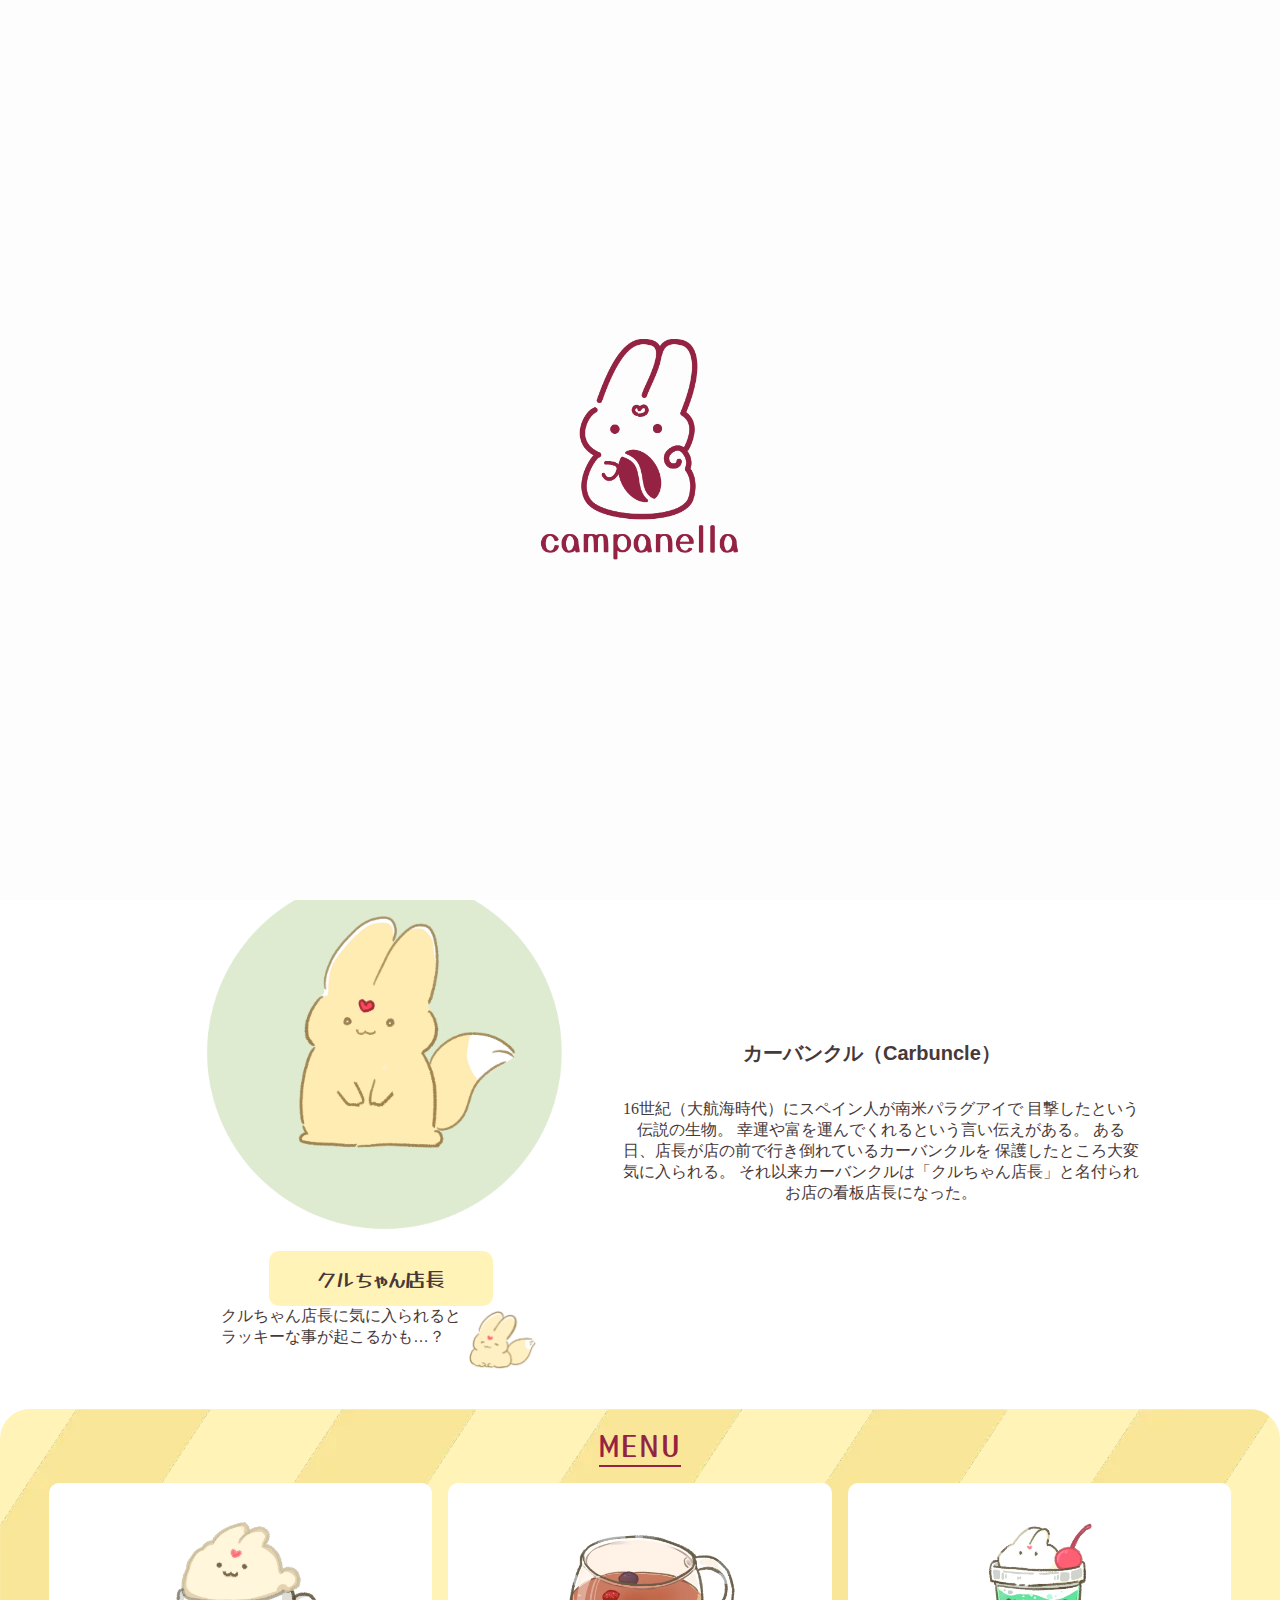
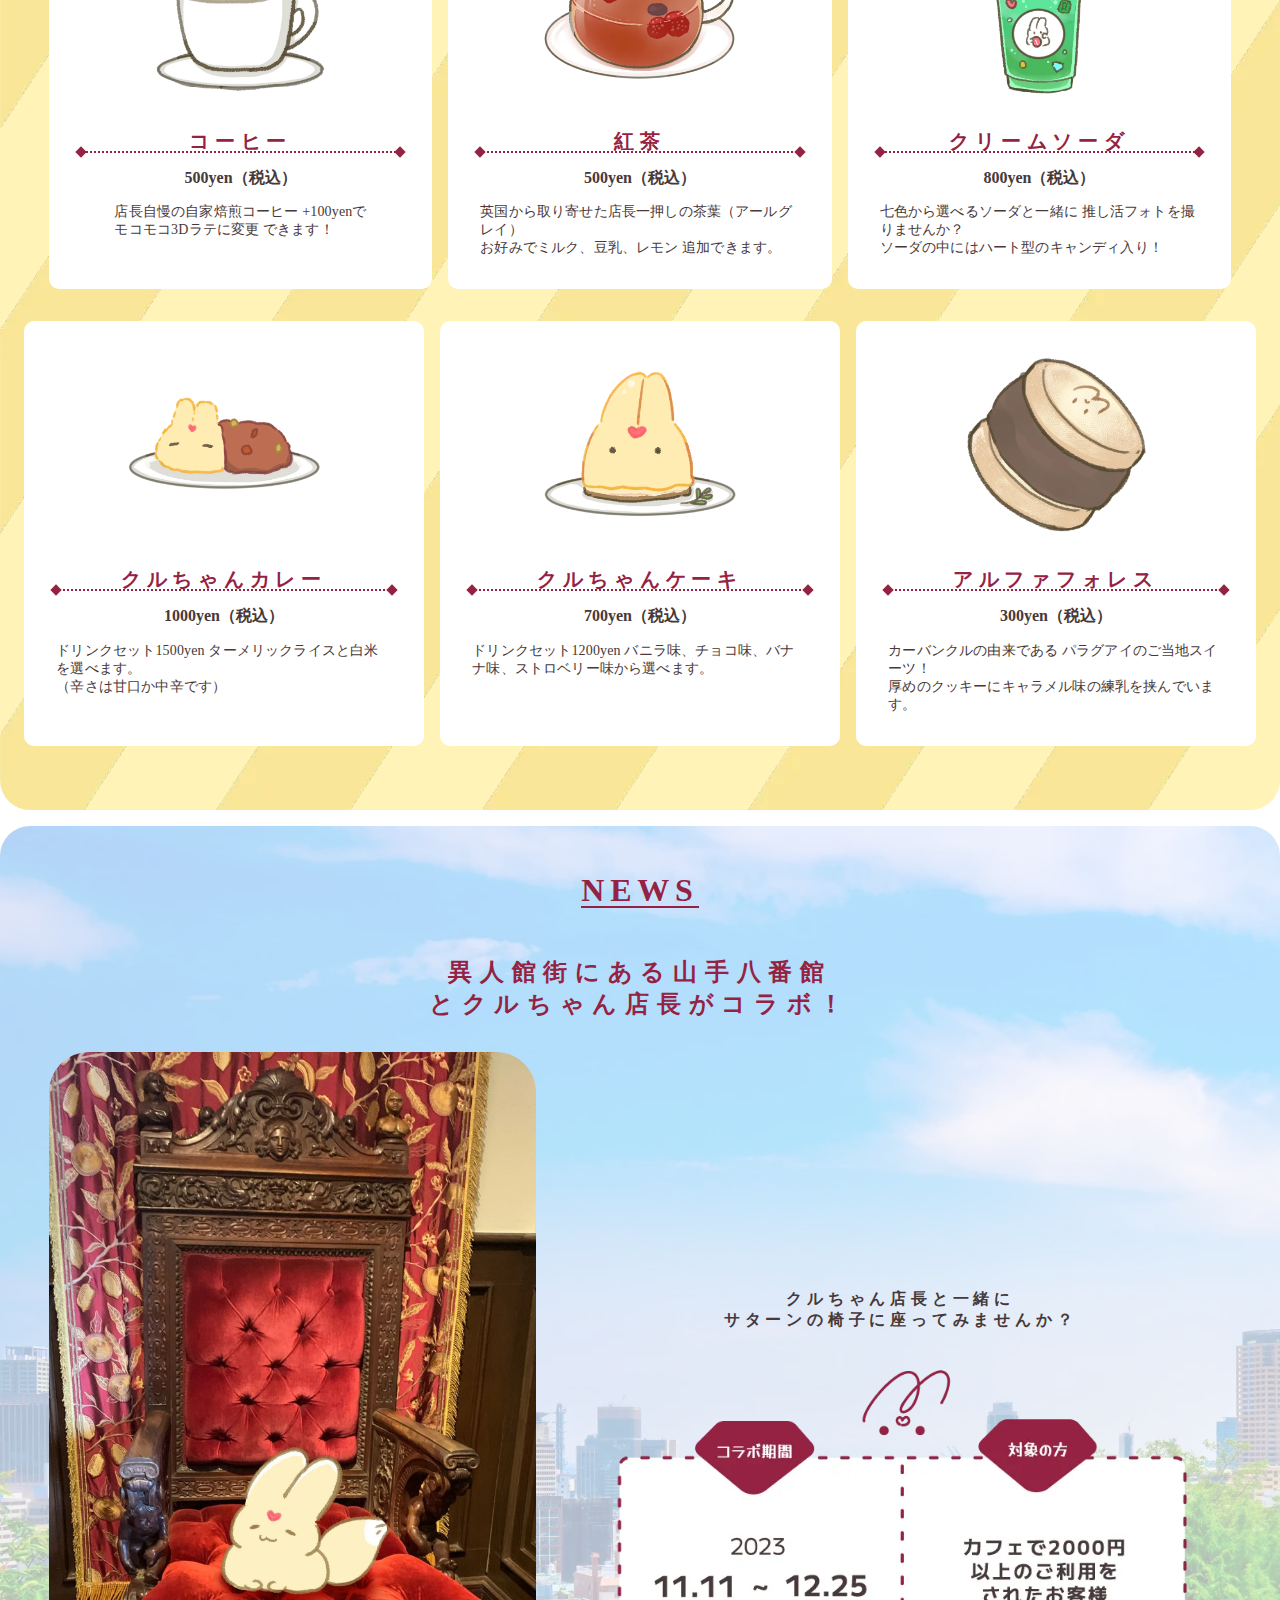
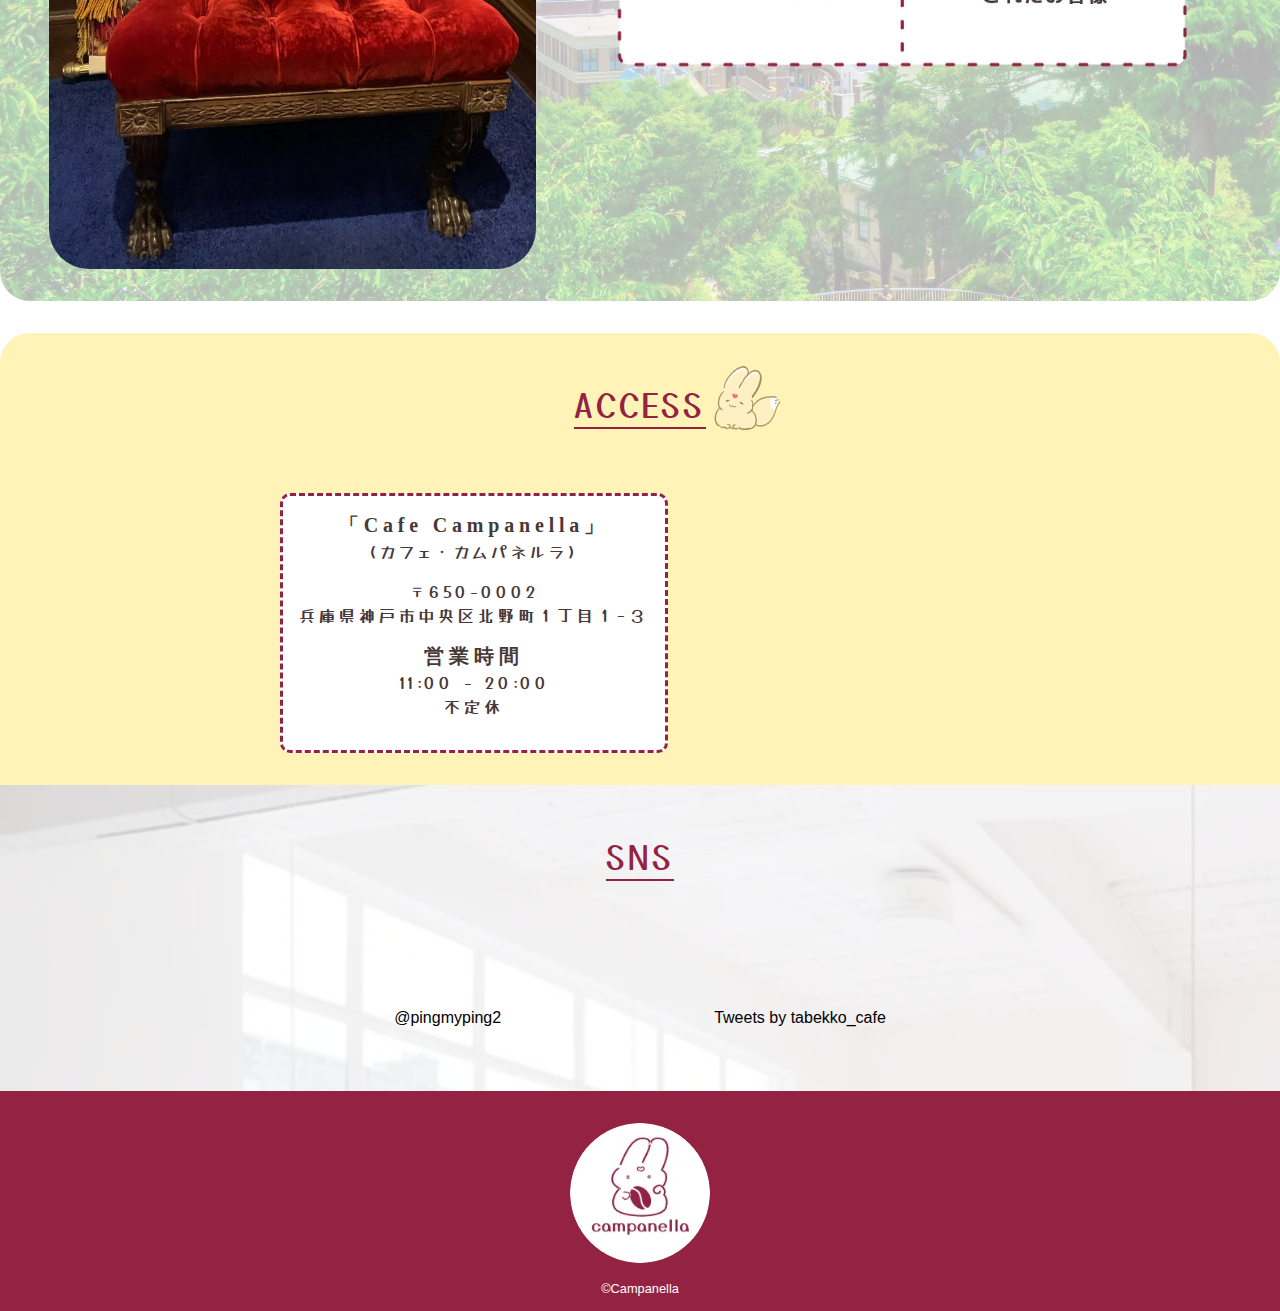
<file: index.html>
<!DOCTYPE html>
<html lang="ja">

<head>
    <meta charset="UTF-8">
    <meta http-equiv="X-UA-Compatible" content="IE=edge">
    <meta name="viewport" content="width=device-width, initial-scale=1.0">
    <meta name="robots" content="noindex, nofollow" />
    <link rel="stylesheet" href="css/destyle.css">
    <link rel="stylesheet" href="css/style.css">
    <link rel="preconnect" href="https://fonts.googleapis.com">
    <link rel="preconnect" href="https://fonts.gstatic.com" crossorigin>
    <link rel="stylesheet" href="https://cdnjs.cloudflare.com/ajax/libs/animate.css/4.1.1/animate.min.css" />
    <link
        href="https://fonts.googleapis.com/css2?family=BIZ+UDGothic&family=Noto+Sans+JP:wght@200&family=Yusei+Magic&display=swap"
        rel="stylesheet">
    <link rel="stylesheet" href="css/drawer.css">
    <title>Cafe Campanella</title>
</head>

<body>

    <div class="loading">
        <span class="circle"><img src="image1/Logo_animation.gif" alt="ローディングアニメーション"></span>
    </div>
    <main id="main_Wrapper">
    <header id="headerWrapper">
        <div class="headerNav_img">
            <h1 class="site-logo"><a href="index.html"><img src="image1/Vector.webp" alt="logo"></a></h1>
        </div>
        <!-- <nav> -->
        <!-- <div class="headerNav"> -->

        <!-- <div class="headerNav_img">
                <h1 class="site-logo"><a href="index.html"><img src="image/logo.svg" alt="logo"></a></h1>
                <nav>
            </div> -->
        <!-- <ul>
                <li><a href="#">Top</a></li>
                <li><a href="#">About</a></li>
                <li><a href="#">Menu</a></li>
                <li><a href="#">News</a></li>
                <li><a href="#">Access</a></li>
            </ul>
            </nav>
        </div> -->


        <button class="toggleButton">
            <span></span>
            <span></span>
            <span></span>
        </button>

        <!-- ドロワーメニュー -->
        <nav id="drawerMenu">
            <ul>
                <li><a href="#">Top</a></li>
                <li><a href="#chapter1">About</a></li>
                <li><a href="#chapter2">Menu</a></li>
                <li><a href="#chapter3">News</a></li>
                <li><a href="#chapter4">Access</a></li>
            </ul>
        </nav>

    </header>




        <div class="mainvisual">
            <div class="imageMain">
                <img src="image1/TopImg.webp" alt="キービジュアル">
            </div>
            <h1>幸運とおいしい<br>
                推し活</h1>
        </div>

        <section class="ABOUT">

            <h2 id="chapter1">カーバンクルとは</h2>

            <div class="content">
                <div class="contentBOX">
                    <div class="About_img">
                        <img src="image1/plof.webp" alt="店長の画像">
                    </div>


                    <div class="text01">
                        <h3>クルちゃん店長</h3>
                    </div>

                    <div class="textBOX mb">
                        <div class="text02">
                            <h3 class="content-title">カーバンクル（Carbuncle）</h3>
                        </div>

                        <div class="text03">
                            <p>
                                16世紀（大航海時代）にスペイン人が南米パラグアイで
                                目撃したという伝説の生物。
                                幸運や富を運んでくれるという言い伝えがある。
                                ある日、店長が店の前で行き倒れているカーバンクルを
                                保護したところ大変気に入られる。
                                それ以来カーバンクルは「クルちゃん店長」と名付られ
                                お店の看板店長になった。

                            </p>
                        </div>
                    </div>

                    <div class="text01_img">
                        <p>クルちゃん店長に気に入られると<br>
                            ラッキーな事が起こるかも…？</p>
                        <div id="yokoyure" class="backIMG animate__animated">
                            <img src="image1/sitmofu.webp" alt="ミニ店長">
                        </div>
                    </div>

                </div>

                <div class="textBOX pc">
                    <div class="text02">
                        <h3 class="content-title">カーバンクル（Carbuncle）</h3>
                    </div>

                    <div class="text03">
                        <p>
                            16世紀（大航海時代）にスペイン人が南米パラグアイで
                            目撃したという伝説の生物。
                            幸運や富を運んでくれるという言い伝えがある。
                            ある日、店長が店の前で行き倒れているカーバンクルを
                            保護したところ大変気に入られる。
                            それ以来カーバンクルは「クルちゃん店長」と名付られ
                            お店の看板店長になった。

                        </p>
                    </div>
                </div>

                <!-- </div> -->

            </div>
        </section>

        <section class="MENU">

            <h2 id="chapter2">MENU</h2>

            <div class="menu_Wrapper">


                <div class="menu-List01">
                    <div class="menuItem1">

                        <div class="menu_img">
                            <img src="image1/coffee.webp" alt="コーヒー">
                        </div>

                        <!-- <div class="MENU_text"> -->
                        <h3 class="menu-title">コーヒー</h3>
                        <p class="price">500yen（税込）</p>
                        <p class="text">店長自慢の自家焙煎コーヒー
                            +100yenで<br>
                            モコモコ3Dラテに変更
                            できます！</p>
                        <!-- </div> -->

                    </div>

                    <div class="menuItem2">

                        <div class="menu_img">
                            <img src="image1/tea.webp" alt="紅茶">
                        </div>

                        <div>
                            <h3 class="menu-title">紅茶</h3>
                            <p class="price">500yen（税込）</p>
                            <p class="text">英国から取り寄せた店長一押しの茶葉（アールグレイ）<br>
                                お好みでミルク、豆乳、レモン
                                追加できます。<br>
                            </p>
                        </div>

                    </div>

                    <div class="menuItem3">

                        <div class="menu_img">
                            <img src="image1/soda.webp" alt="クリームソーダ">
                        </div>

                        <div>
                            <h3 class="menu-title">クリームソーダ</h3>
                            <p class="price">800yen（税込）</p>
                            <p class="text">七色から選べるソーダと一緒に
                                推し活フォトを撮りませんか？<br>
                                ソーダの中にはハート型のキャンディ入り！<br></p>
                        </div>

                    </div>

                </div>

                <div class="menu-List02">

                    <div class="menuItem4">

                        <div class="menu_img">
                            <img src="image1/curry.webp" alt="カレー">
                        </div>

                        <div>
                            <h3 class="menu-title">クルちゃんカレー</h3>
                            <p class="price">1000yen（税込）</p>
                            <p class="text">ドリンクセット1500yen
                                ターメリックライスと白米を選べます。<br>
                                （辛さは甘口か中辛です）</p>
                        </div>


                    </div>

                    <div class="menuItem5">

                        <div class="menu_img">
                            <img src="image1/cake.webp" alt="ケーキ">
                        </div>

                        <div>
                            <h3 class="menu-title">クルちゃんケーキ</h3>
                            <p class="price">700yen（税込）</p>
                            <p class="text">ドリンクセット1200yen
                                バニラ味、チョコ味、バナナ味、ストロベリー味から選べます。</p>
                        </div>

                    </div>

                    <div class="menuItem6">

                        <div class="menu_img">
                            <img src="image1/cookie.webp" alt="アルファフォレス">
                        </div>

                        <div>
                            <h3 class="menu-title">アルファフォレス</h3>
                            <p class="price">300yen（税込）</p>
                            <p class="text">カーバンクルの由来である
                                パラグアイのご当地スイーツ！<br>
                                厚めのクッキーにキャラメル味の練乳を挟んでいます。</p>
                        </div>

                    </div>
                </div>
            </div>
        </section>



        <section class="NEWS">

            <div class="NEWS_content">

                <h2 id="chapter3">NEWS</h2>

                <h3>異人館街にある山手八番館<br>
                    とクルちゃん店長がコラボ！</h3>

                <div class="news-List">
                    <div class="news_img">
                        <img src="image1/Chair.webp" alt="コラボ画像">
                    </div>

                    <div class=news-text>
                        <p>クルちゃん店長と一緒に<br>
                            サターンの椅子に座ってみませんか？</p>

                        <div class="newsText_img">
                            <img src="image1/cafe_text3.webp" alt="コラボ期間画像">
                        </div>
                    </div>
                </div>
            </div>

        </section>

        <section class="Access">

            <div class="accessH2">
                <h2 id="chapter4">ACCESS</h2>
                <div id="jump" class="accessImg animate__animated"><img src="image1/sitmofu.webp" alt="おすわりクルちゃん"></div>
            </div>

            <div class="Access_container">

                <div class="accessText">

                    <h3>「Cafe Campanella」</h3>
                    <p>(カフェ・カムパネルラ)</p>

                    <p>〒650-0002<br>
                        兵庫県神戸市中央区北野町１丁目１−３</p>

                    <h3>営業時間</h3>
                    <p>11:00 - 20:00<br>
                        不定休</p>
                </div>

                <div class="accessMap">
                    <iframe
                        src="https://www.google.com/maps/embed?pb=!1m18!1m12!1m3!1d820.0561518992552!2d135.19264060574864!3d34.69951438303865!2m3!1f0!2f0!3f0!3m2!1i1024!2i768!4f13.1!3m3!1m2!1s0x60008ee71dee802f%3A0xca14a9adc4e242db!2z44CSNjUwLTAwMDIg5YW15bqr55yM56We5oi45biC5Lit5aSu5Yy65YyX6YeO55S677yR5LiB55uu77yR4oiS77yTIO-8rO-8pe-8peODu--8qO-8pe-8qe-8rQ!5e0!3m2!1sja!2sjp!4v1700184397934!5m2!1sja!2sjp"
                        width="400" height="300" style="border:0;" allowfullscreen="" loading="lazy"
                        referrerpolicy="no-referrer-when-downgrade"></iframe>

                </div>

            </div>

        </section>

        <section class="SNS">

            <h2 id="chapter5">SNS</h2>

            <div class="wrapper">

                <!-- <h2>SNS埋め込みサンプル</h2>
                <p>twitterとtiktokの横幅を300px。高さを405pxにしています。</p> -->
                <div class="snscontainer">

                    <div class="tiktokbox">
                        <!-- <blockquote class="tiktok-embed" cite="https://www.tiktok.com/@pingmyping2"
                            data-unique-id="pingmyping2" data-embed-type="creator"
                            style="max-width: 400px; min-width: 288px;">
                            <section> <a target="_blank"
                                    href="https://www.tiktok.com/@pingmyping2?refer=creator_embed">@pingmyping2</a>
                            </section> -->
                        <!-- </blockquote> -->
                        <script async src="https://www.tiktok.com/embed.js"></script>
                        <blockquote class="tiktok-embed" cite="https://www.tiktok.com/@pingmyping2"
                            data-unique-id="muu_daybyday" data-embed-type="creator"
                            style="max-width: 400px; min-width: 288px;">
                            <section> <a target="_blank"
                                    href="https://www.tiktok.com/@pingmyping2?refer=creator_embed">@pingmyping2</a>
                            </section>
                        </blockquote>
                    </div> <!-- /.tiktokbox -->

                    <div class="twitterbox">
                        <a class="twitter-timeline" data-width="300" data-height="405"
                            href="https://twitter.com/tabekko_cafe?ref_src=twsrc%5Etfw">Tweets by tabekko_cafe</a>
                    </div><!-- twitterbox -->
                </div><!-- /.snscontainer -->
            </div><!-- /.wrapper -->


            <script async src="https://platform.twitter.com/widgets.js"></script>
            <script async src="https://www.tiktok.com/embed.js"></script>

        </section>




        <!-- <div class="pagetop">Top</div> -->


    </main>

    <footer>

        <div class="footr_logo">
            <a href="#"><img src="image1/Vector.webp" alt="フッターロゴ"></a>
            <div class="circle"></div>

            <p><small>&copy;Campanella</small></p>
        </div>

    </footer>

    <script src="js/drawerMenu.js"></script>
    <script src="js/common.js"></script>
</body>

</html>
</file>
<file: css/style.css>
@charset "UTF-8";

body {
    /* margin: 0 auto; */
    color: 483939;
    font-family: "Yusei Magic, Noto Sans JP, M PLUS 1, ヒラギノ角ゴ ProN W3", "Yu Gothic", Verdana, Helvetica, Arial, sans-serif;
    list-style: none;

}

img {
    width: 100%;
    height: auto;
}

.loading {
    position: fixed;
    z-index: 1000;
    width: 100%;
    height: 100vh;
    margin: 0;
    padding: 0;
    background: #fdfdfd;
    display: flex;
    justify-content: center;
    align-items: center;
}

.loading img {
    width: 200px;
}

.loading.hide {
    opacity: 0;
    pointer-events: none;
    transition: opacity 200ms;
}

.loading .circle {
    /* display: block; */
    position: relative;

    /* transform: translate(calc(50vw - 50%),calc(50vh - 50%)); */
    /* top: calc(50% - 50px); */
    /* top: calc(30%);
    right: calc(-35%); */
    animation: loading 200ms linear 1ms infinite normal;
}




#headerWrapper {
    display: flex;
    align-items: center;
    position: fixed;
    z-index: 10;
    margin: 10px 0 0 10px;

}

.headerNav_img {
    display: flex;
    /* justify-content: space-between; */
    margin-top: 1rem;
}

#drawerMenu {
    max-width: 1280px;
    height: auto;
    display: flex;
    /* padding: 0 0.5rem 0 0.5rem; */
    background-color: rgba(255, 255, 255, 0.9);
    border-radius: 40px;
}

.site-logo img {
    width: 80px;
    height: 80px;
}

ul {
    display: flex;
    align-items: center;
    gap: 2rem;
    font-size: 24px;
}

ul li a {
    font-family: 'Yusei Magic';
    color: #942343;
    /* text-shadow: 1px 1px 0 #FFF, -1px -1px 0 #FFF,
        -1px 1px 0 #FFF, 1px -1px 0 #FFF,
        0px 1px 0 #FFF, 0-1px 0 #FFF,
        -1px 0 0 #FFF, 1px 0 0 #FFF; */
}

#main_Wrapper {
    max-width: 1280px;
    margin: 0 auto;
}

.mainvisual {
    max-width: 1280px;
    height: auto;
    position: relative;
}

.animeImg {
    animation: fadein 5s ease-out forwards;
}

@keyframes fadein {
    0% {
        opacity: 0
    }

    100% {
        opacity: 1
    }
}

.mainvisual h1 {
    width: 70vh;
    color: var(--moji, #BD4848);
    text-align: center;
    text-shadow: 0px 1px 2px #FFF3B8;
    font-family: "Yusei Magic";
    font-size: 40px;
    font-style: normal;
    font-weight: 400;
    line-height: normal;
    letter-spacing: 9.6px;
    position: absolute;
    right: 0;
    top: 50%;
    padding: 1em;
    padding-right: 3em;
    background-color: rgba(255, 255, 255, 0.4);
    transform: translateY(-50%);
}

.ABOUT h2 {
    text-align: center;
    color: #942343;
    font-family: "Yusei Magic";
    font-size: 32px;
    font-style: normal;
    font-weight: 400;
    line-height: normal;
    letter-spacing: 3.2px;
    margin: 0 auto;
    margin-top: 4rem;
    margin-bottom: 2rem;
    width: fit-content;
    border-bottom: 2px solid #942343;
}

.content {
    max-width: 1000px;
    margin: 0 auto;
    display: flex;
    justify-content: space-between;
    margin-top: 2rem;
    /* padding: 1rem; */
    /* gap: 1rem; */
}


.text01_img {
    display: flex;
}

.backIMG img {
    width: 80px;
}

.contentBOX {
    display: flex;
    flex-direction: column;
    align-items: center;
}

.text01 h3 {
    font-family: "Yusei Magic";
    font-size: 20px;
    color: #483939;
    border-radius: 10px;
    background: #FFF3B8;
    width: fit-content;
    padding: 1rem 3rem 1rem 3rem;
    margin: 0 auto;
}

.contentBOX p {
    color: #483939;
    line-height: normal;
    /* margin-top: 1rem; */
}

.About_img {
    display: flex;
    justify-content: center;
}

.About_img img {
    width: 80%;
    min-width: 40%;
}

.textBOX {
    display: flex;
    flex-direction: column;
    justify-content: center;
}

.text02 {
    max-width: 500px;
    display: flex;
    flex-direction: column;
    text-align: center;
    gap: 2rem;
    margin-bottom: 2rem;
}

.text02 h3 {
    color: #483939;
    /* font-family: Noto Sans Javanese; */
    font-size: 20px;
    font-style: normal;
    font-weight: 700;
    line-height: normal;
}

.text02 p {
    color: #483939;
    text-align: center;
    font-family: "Noto Sans Javanese";
    font-size: 16px;
    font-style: normal;
    font-weight: 400;
    line-height: normal;
}

.text03 {
    color: #483939;
    text-align: center;
    font-family: "Noto Sans Javanese";
    font-size: 16px;
    font-style: normal;
    font-weight: 400;
    line-height: normal;
    /* padding: 1rem; */
}

.MENU {
    background: url(../image1/menuBack.webp), #FFF3B8 50% / cover no-repeat;
    border-radius: 30px;

}

.MENU h2 {
    text-align: center;
    color: #942343;
    font-family: "Yusei Magic";
    font-size: 28px;
    font-style: normal;
    font-weight: 400;
    line-height: normal;
    letter-spacing: 3.2px;
    margin: 0 auto;
    margin-top: 2rem;
    width: fit-content;
    border-bottom: 2px solid #942343;
    padding-top: 1rem;
}

.menu_Wrapper {
    margin: 1rem;
    display: flex;
    flex-direction: column;

}

.menu-List01 {
    display: flex;
    justify-content: space-around;
    margin-bottom: 2rem;
}

.menu-List02 {
    display: flex;
    justify-content: space-around;
    margin-bottom: 2rem;
}

.menu_Wrapper {

    display: flex;
    flex-direction: column;
    align-items: center;
}

.menuItem1,
.menuItem2,
.menuItem3 {
    width: 32%;
    min-width: 200px;
    display: flex;
    flex-direction: column;
    align-items: center;
    padding: 2rem;
    border-radius: 10px;
    background-color: #FFF;
}

.menuItem4,
.menuItem5,
.menuItem6 {
    width: 32%;
    min-width: 200px;
    display: flex;
    flex-direction: column;
    align-items: center;
    padding: 2rem;
    border-radius: 10px;
    background-color: #FFF;
}

.MENU h3 {
    color: #942343;
    text-align: center;
    font-family: "Noto Sans Javanese";
    font-size: 20px;
    font-style: normal;
    font-weight: 700;
    line-height: 1;
    letter-spacing: 5.76px;
    width: 100%;
    position: relative;
    border-bottom: 2px dotted #942343;

    padding-top: 1rem;

}

.MENU h3::before,
.MENU h3::after {
    content: '';
    width: 8px;
    height: 8px;
    background: #942343;
    position: absolute;
    transform: rotate(45deg);
    bottom: -5px;

}

.MENU h3::before {
    left: -4px;
}

.MENU h3::after {
    right: -4px;
}

.menu-List02 {
    display: flex;
    justify-content: space-around;
    margin-bottom: 4rem;
}


.menu_img {
    width: 200px;
    height: 200px;
    display: flex;
    justify-content: center;
    padding-bottom: 1rem;
}


.menu_img img {
    max-width: 200px;
    max-height: 200px;
    object-fit: contain;

}

.price {
    color: #483939;
    text-align: center;
    font-family: "Noto Sans Javanese";
    font-size: 16px;
    font-weight: bold;
    padding: 1rem;
}

.text {
    color: #483939;
    font-size: 14px;
    font-family: "Noto Sans Javanese";
    text-align: left;
    line-height: normal;
    letter-spacing: 0.16px;
}

.NEWS h2 {
    color: #942343;
    text-align: center;
    font-family: "Noto Sans Javanese";
    font-size: 32px;
    font-style: normal;
    font-weight: 700;
    line-height: 1;
    letter-spacing: 5.76px;
    width: fit-content;
    border-bottom: 2px solid #942343;
    padding-top: 3rem;
    margin: 0 auto;
}

.NEWS h3 {
    color: #942343;
    text-align: center;
    font-family: "Noto Sans Javanese";
    font-size: 24px;
    font-style: normal;
    font-weight: 700;
    line-height: normal;
    letter-spacing: 7.68px;
    margin-top: 3rem;
}

.NEWS {
    /* max-width: 1180px; */
    height: auto;

    display: flex;
    flex-direction: column;
    justify-content: space-around;
    margin: 0 auto;
    border-radius: 30px;
    background-image: url(../image1/corabo.webp);
    background-repeat: no-repeat;
    background-color: rgba(255, 255, 255, 0.7);
    background-blend-mode: lighten;
    margin-bottom: 2rem;
}


.news-List {
    max-width: 100%;
    min-width: 80%;
    display: flex;
    justify-content: space-around;
    padding: 2rem;
}

.news-text {
    max-width: 660px;
    display: flex;
    flex-direction: column;
    align-items: center;
    justify-content: center;
}

.news-text p {
    color: #483939;
    text-align: center;
    font-family: "M PLUS 1";
    font-size: 18spx;
    font-style: normal;
    font-weight: 700;
    line-height: normal;
    letter-spacing: 4.8px;
    padding: 3rem 0 2rem 0;

}

.news_img {
    width: 40%;
    min-width: 260px;
}

.news_img img {
    min-width: 260px;

}

.news_img img {
    max-width: 100%;
    height: auto;
    /* object-fit: contain; */
    border-radius: 40px;
}

.newsText_img {
    max-width: 90%;
}

.newsText_img img {
    max-width: 100%;
    /* max-width: fit-content; */
}



.Access h2 {
    display: inline;
    text-align: center;
    color: #942343;
    font-family: "Yusei Magic";
    font-size: 32px;
    font-style: normal;
    font-weight: 400;
    line-height: normal;
    letter-spacing: 3.2px;
    /* margin: 0 auto; */
    margin-top: 2rem;
    width: fit-content;
    border-bottom: 2px solid #942343;
    margin-bottom: 2rem;
}

.Access {
    max-width: 1280px;
    height: auto;
    background: #FFF3B8;
    padding-top: 1rem;
    border-radius: 30px 30px 0 0;

}

.accessH2 {
    display: block;
    display: flex;
    justify-content: center;
    padding-left: 80px;
}

.accessImg {
    margin-top: 0.7rem;
}

.accessImg img {
    width: 80px;
    height: 80px;

}

.accessMap {
    max-width: 400px;
    aspect-ratio: 4 / 3;

}

.accessMap iframe {
    width: 100%;
    height: 100%;
}

.Access_container {
    display: flex;
    justify-content: center;
    margin: 0 auto;
    gap: 2rem;
    padding: 2rem;
}

.accessText {
    display: flex;
    flex-direction: column;
    justify-content: center;
    /* max-width: 60%; */
    height: auto;
    border-radius: 10px;
    border: 3px dashed #942343;
    background: #FFF;
    padding: 1rem;
}

.accessText h3 {
    color: #483939;
    text-align: center;
    font-family: "M PLUS 1";
    font-size: 20px;
    font-style: normal;
    font-weight: 900;
    line-height: normal;
    letter-spacing: 4.8px;
}

.accessText p {
    color: #483939;
    font-family: "Yusei Magic";
    font-size: 16px;
    font-style: normal;
    font-weight: 400;
    line-height: normal;
    letter-spacing: 3.84px;
    text-align: center;
    padding-bottom: 1rem;
}

.SNS {
    max-width: 1280px;
    height: auto;
    background-image: url(../image1/shopBack.webp);
    background-color: rgba(255, 255, 255, 0.7);
    background-blend-mode: lighten;
}

.SNS h2 {
    text-align: center;
    color: #942343;
    font-family: "Yusei Magic";
    font-size: 32px;
    font-style: normal;
    font-weight: 400;
    line-height: normal;
    letter-spacing: 3.2px;
    margin: 0 auto;
    padding-top: 3rem;
    width: fit-content;
    border-bottom: 2px solid #942343;
    margin-bottom: 2rem;
}

.SNS_container {
    display: flex;
    justify-content: center;
    gap: 1rem;
}

.wrapper {
    width: 80%;
    height: auto;
    margin: 0 auto;
    padding: 2rem;
    /* border: 2px solid black; */
    border-radius: 10px;
}


.snscontainer {
    display: flex;
    justify-content: center;
    gap: 2rem;
    margin: 4rem 2rem 2rem 2rem;
}

.footr_logo img {
    border-radius: 50%;
}

.footr_logo img:hover {
    box-shadow: 0 0 30px #ffffff;
}


/* tiktok埋め込みに存在している余分な余白を除去するための記述。
.tiktok-embedというクラスが余白を作っていますのでそれを強めのセレクタ方法で上書き
（.tiktok-embedのみで指定すると効きません） */
.snscontainer .tiktok-embed {
    margin: 0 auto;
}

/* ================================================= */

@media (width <=800px) {
    .snscontainer {
        flex-direction: column;
        align-items: center;
    }
}


footer {
    /* max-width: 1280px; */
    height: 220px;
    background: #942343;

}

.footr_logo {
    display: flex;
    flex-direction: column;
    align-items: center;
    padding-top: 2rem;

}

.footr_logo a img {
    width: 140px;
    height: 140px;
    display: block;
    display: flex;
}

.footr_logo p {
    text-align: center;
    color: #FFF;
    margin-top: 1rem;
}

.mb {
    display: none;
}


/* メディア */

@media screen and (max-width: 950px) {

    /* #headerWrapper {
    margin: 0 auto;

    } */

    .headerNav_img {
        display: flex;
        margin: 0 auto;
    }

    .mainvisual h1 {
        width: 50vh;
        font-size: 24px;


    }

    .ABOUT h2 {
        font-size: 18px;
    }

    .About_img img {
        width: 50%;
    }

    .content {
        display: flex;
        flex-direction: column;
        align-items: center;
    }

    .contentBOX {
        display: flex;
    }

    .contentBOX h3 {
        display: flex;
        font-size: 18px;
        padding: 1rem;
        margin: 0 auto;
        text-align: center;
    }

    .content-title {
        order: 3;
    }


    .content-title h3 {
        font-size: 14px;
        color: #483939;
        line-height: normal;
        margin-top: 1rem;
    }

    .text01 h3 {
        font-size: 14px;
        padding: 1rem;
    }

    .text02 {
        margin: 0 auto;
    }

    .text03 {
        order: 2;
    }

    .text03 p {
        font-size: 14px;
        padding: 2rem;
    }

    .text01_img {
        display: flex;
        flex-direction: column;
        align-items: center;
        order: 1;
    }

    .text01_img p {
        margin-bottom: 1rem;
    }

    .pc {
        display: none;
    }

    .mb {
        display: block;
    }

    .menu-List01 {
        width: 80%;
        display: flex;
        flex-direction: column;
        align-items: center;
    }

    .menu-List02 {
        width: 80%;
        display: flex;
        flex-direction: column;
        align-items: center;
    }

    .MENU h3 {
        font-size: 14px;
    }

    .menuItem1,
    .menuItem2,
    .menuItem3 {
        width: 100%;
        /* max-width: 300px; */
        display: flex;
        flex-direction: column;
        margin: 0 auto;
        /* padding: 3rem; */
        border-radius: 10px;
        background-color: #FFF;
        margin-bottom: 2rem;
    }

    .menu_Wrapper p {
        font-size: 14px;
    }

    .menuItem4,
    .menuItem5,
    .menuItem6 {
        width: 100%;
        /* max-width: 300px; */
        display: flex;
        flex-direction: column;
        margin: 0 auto;
        /* padding: 3rem; */
        border-radius: 10px;
        background-color: #FFF;
        margin-bottom: 2rem;
    }

    .NEWS_content,
    .news-List {
        display: flex;
        flex-direction: column;
        align-items: center;
    }

    .news_img {
        width: 100%;
    }

    .news_img img {
        width: 100%;
        height: auto;
        object-fit: contain;
    }

    .NEWS_content h2 {
        color: #942343;
        font-family: "Yusei Magic";
        font-size: 24px;
        font-style: normal;
        font-weight: 400;
        line-height: normal;
        letter-spacing: 5.76px;
    }

    .NEWS_content h3 {
        color: #942343;
        text-align: center;
        font-family: "Noto Sans Javanese";
        font-size: 16px;
        font-style: normal;
        font-weight: 700;
        line-height: normal;
        letter-spacing: 3.84px;
    }

    .news-text p {
        color: #5C4E4E;
        text-align: center;
        font-family: "Yusei Magic";
        font-size: 14px;
        font-style: normal;
        font-weight: 400;
        line-height: normal;
        letter-spacing: 3.84px;
    }

    .news_img {
        max-width: 360px;
    }

    .newsText_img {
        max-width: 500px;
    }


    .Access_container {
        display: flex;
        flex-direction: column;
        align-items: center;

    }

    .accessText {
        margin-bottom: 1rem;
    }

    .accessText h3 {
        font-size: 14px;
    }

    .accessText p {
        font-size: 12px;
    }




    .SNS_container {
        display: flex;
        flex-direction: column;
        align-items: center;
    }

}

@media screen and (max-width: 620px) {

    .mainvisual h1 {
        max-width: 300px;
        font-size: 18px;


    }

}

@media screen and (max-width: 480px) {

    .mainvisual h1 {
        max-width: 200px;
        font-size: 10px;
    }

    .headerNav_img img {
        max-width: 50px;
        height: auto;
    }

}
</file>
<file: css/drawer.css>
/* JS_drawer v1.1.0 ,2023 */
/* create by syo motoyama*/
/* support by studio99.99(https://studio9999.com/) and CRAFT STUDIO SORA(https://cssora.net/) */
@charset "UTF-8";

:root{
    --drawerColor:#942343;/* ドロワーボタンとMENUの色。藍鉄色 */
    --barColor:#fff;/* ドロワーボタンのアニメーションするバーの色。月白色 */
    --menuColor:rgba(255, 255, 255, 0.70);/* メニューの背景色。グラデーションなのでbackground-imageで指定 */
}

.toggleButton {
    display: none;
}

#drawerMenu ul {
    width: 100%;
    height: 40px;
    display: flex;
    justify-content: space-evenly;
    align-items: center;
}

#drawerMenu li {
    width: fit-content;
    text-align: center;
}

#drawerMenu a {
    display: block;
    padding: 1rem;/* マウスが反応する範囲を少し広げている*/
    opacity: 1;
    transition: all .4s ease-in-out;
}

/* アンカーリンクにマウスが乗ると、他のアンカーリンクが少し薄くなる指定 */
#drawerMenu ul:has(a:hover) a:not(:hover){
    opacity: 0.3;
}


@media (width <=800px) {  /* メディアクエリの値はお好みで */

    .toggleButton {
        position: fixed;
        top: 10px;
        right: 10px;
        width: 40px;
        height: 40px;
        display: block;/* display:none;を解除するために入れている */
        background: var(--drawerColor);
        border-radius: 5px;
        z-index: 100;
    }


    .toggleButton::after {
        content: "MENU";
        position: absolute;
        bottom: -1rem;
        font-size: 0.725rem;
        font-weight: bold;
        color:var(--drawerColor);
    }

    .toggleButton span {
        width: 60%;
        height: 4px;
        display: block;
        position: absolute;
        left: 20%;
        background-color: var(--barColor);
        border-radius: 5px;
        transition: all 0.2s linear;
    }

    .toggleButton span:nth-of-type(1) {
        top: 10px;
        transform: rotate(0);
    }

    .toggleButton span:nth-of-type(2) {
        top: 18px;
        transform: scale(1);
    }

    .toggleButton span:nth-of-type(3) {
        bottom: 10px;
        transform: rotate(0);
    }

    .close span:nth-of-type(1) {
        top: 18px;
        transform: rotate(-45deg);
    }

    .close span:nth-of-type(2) {
        transform: scale(0);
    }

    .close span:nth-of-type(3) {
        bottom: 18px;
        transform: rotate(45deg);
    }

    #drawerMenu {
        position: fixed;
        top: 0;
        right: -240px;
        transition: all 0.3s linear;
        z-index: 99;
    }

    #drawerMenu.open {
        right: 0;
    }

    #drawerMenu ul {
        display: block;
        width: 200px;
        height: 100%;
        padding: 80px 30px 30px 30px;
        background-image: var(--menuColor);
        background: rgba(255, 249, 218,0.5);
        overflow: hidden;
        text-align: center;
        list-style-type: none;
        border-radius: 40px;
        margin-top: 0.5rem;
    }

    #drawerMenu li {
        width: 100%;
    }

}/* width <= 800px */
</file>
<file: css/destyle.css>
/*! destyle.css v4.0.0 | MIT License | https://github.com/nicolas-cusan/destyle.css */

/* Reset box-model and set borders */
/* ============================================ */

*,
::before,
::after {
    box-sizing: border-box;
    border-style: solid;
    border-width: 0;
}

/* Document */
/* ============================================ */

/**
 * 1. Correct the line height in all browsers.
 * 2. Prevent adjustments of font size after orientation changes in iOS.
 * 3. Remove gray overlay on links for iOS.
 */

html {
    line-height: 1.15;
    /* 1 */
    -webkit-text-size-adjust: 100%;
    /* 2 */
    -webkit-tap-highlight-color: transparent;
    /* 3*/
}

/* Sections */
/* ============================================ */

/**
 * Remove the margin in all browsers.
 */

body {
    margin: 0;
}

/**
 * Render the `main` element consistently in IE.
 */

main {
    display: block;
}

/* Vertical rhythm */
/* ============================================ */

p,
table,
blockquote,
address,
pre,
iframe,
form,
figure,
dl {
    margin: 0;
}

/* Headings */
/* ============================================ */

h1,
h2,
h3,
h4,
h5,
h6 {
    font-size: inherit;
    font-weight: inherit;
    margin: 0;
}

/* Lists (enumeration) */
/* ============================================ */

ul,
ol {
    margin: 0;
    padding: 0;
    list-style: none;
}

/* Lists (definition) */
/* ============================================ */

dt {
    font-weight: bold;
}

dd {
    margin-left: 0;
}

/* Grouping content */
/* ============================================ */

/**
 * 1. Add the correct box sizing in Firefox.
 * 2. Show the overflow in Edge and IE.
 */

hr {
    box-sizing: content-box;
    /* 1 */
    height: 0;
    /* 1 */
    overflow: visible;
    /* 2 */
    border-top-width: 1px;
    margin: 0;
    clear: both;
    color: inherit;
}

/**
 * 1. Correct the inheritance and scaling of font size in all browsers.
 * 2. Correct the odd `em` font sizing in all browsers.
 */

pre {
    font-family: monospace, monospace;
    /* 1 */
    font-size: inherit;
    /* 2 */
}

address {
    font-style: inherit;
}

/* Text-level semantics */
/* ============================================ */

/**
 * Remove the gray background on active links in IE 10.
 */

a {
    background-color: transparent;
    text-decoration: none;
    color: inherit;
}

/**
 * 1. Remove the bottom border in Chrome 57-
 * 2. Add the correct text decoration in Chrome, Edge, IE, Opera, and Safari.
 */

abbr[title] {
    text-decoration: underline dotted;
    /* 2 */
}

/**
 * Add the correct font weight in Chrome, Edge, and Safari.
 */

b,
strong {
    font-weight: bolder;
}

/**
 * 1. Correct the inheritance and scaling of font size in all browsers.
 * 2. Correct the odd `em` font sizing in all browsers.
 */

code,
kbd,
samp {
    font-family: monospace, monospace;
    /* 1 */
    font-size: inherit;
    /* 2 */
}

/**
 * Add the correct font size in all browsers.
 */

small {
    font-size: 80%;
}

/**
 * Prevent `sub` and `sup` elements from affecting the line height in
 * all browsers.
 */

sub,
sup {
    font-size: 75%;
    line-height: 0;
    position: relative;
    vertical-align: baseline;
}

sub {
    bottom: -0.25em;
}

sup {
    top: -0.5em;
}

/* Replaced content */
/* ============================================ */

/**
 * Prevent vertical alignment issues.
 */

svg,
img,
embed,
object,
iframe {
    vertical-align: bottom;
}

/* Forms */
/* ============================================ */

/**
 * Reset form fields to make them styleable.
 * 1. Make form elements stylable across systems iOS especially.
 * 2. Inherit text-transform from parent.
 */

button,
input,
optgroup,
select,
textarea {
    -webkit-appearance: none;
    /* 1 */
    appearance: none;
    vertical-align: middle;
    color: inherit;
    font: inherit;
    background: transparent;
    padding: 0;
    margin: 0;
    border-radius: 0;
    text-align: inherit;
    text-transform: inherit;
    /* 2 */
}

/**
 * Correct cursors for clickable elements.
 */

button,
[type="button"],
[type="reset"],
[type="submit"] {
    cursor: pointer;
}

button:disabled,
[type="button"]:disabled,
[type="reset"]:disabled,
[type="submit"]:disabled {
    cursor: default;
}

/**
 * Improve outlines for Firefox and unify style with input elements & buttons.
 */

:-moz-focusring {
    outline: auto;
}

select:disabled {
    opacity: inherit;
}

/**
 * Remove padding
 */

option {
    padding: 0;
}

/**
 * Reset to invisible
 */

fieldset {
    margin: 0;
    padding: 0;
    min-width: 0;
}

legend {
    padding: 0;
}

/**
 * Add the correct vertical alignment in Chrome, Firefox, and Opera.
 */

progress {
    vertical-align: baseline;
}

/**
 * Remove the default vertical scrollbar in IE 10+.
 */

textarea {
    overflow: auto;
}

/**
 * Correct the cursor style of increment and decrement buttons in Chrome.
 */

[type="number"]::-webkit-inner-spin-button,
[type="number"]::-webkit-outer-spin-button {
    height: auto;
}

/**
 * Correct the outline style in Safari.
 */

[type="search"] {
    outline-offset: -2px;
    /* 1 */
}

/**
 * Remove the inner padding in Chrome and Safari on macOS.
 */

[type="search"]::-webkit-search-decoration {
    -webkit-appearance: none;
}

/**
 * 1. Correct the inability to style clickable types in iOS and Safari.
 * 2. Fix font inheritance.
 */

::-webkit-file-upload-button {
    -webkit-appearance: button;
    /* 1 */
    font: inherit;
    /* 2 */
}

/**
 * Fix appearance for Firefox
 */
[type="number"] {
    -moz-appearance: textfield;
}

/**
 * Clickable labels
 */

label[for] {
    cursor: pointer;
}

/* Interactive */
/* ============================================ */

/*
 * Add the correct display in Edge, IE 10+, and Firefox.
 */

details {
    display: block;
}

/*
 * Add the correct display in all browsers.
 */

summary {
    display: list-item;
}

/*
 * Remove outline for editable content.
 */

[contenteditable]:focus {
    outline: auto;
}

/* Tables */
/* ============================================ */

/**
1. Correct table border color inheritance in all Chrome and Safari.
*/

table {
    border-color: inherit;
    /* 1 */
    border-collapse: collapse;
}

caption {
    text-align: left;
}

td,
th {
    vertical-align: top;
    padding: 0;
}

th {
    text-align: left;
    font-weight: bold;
}
</file>
